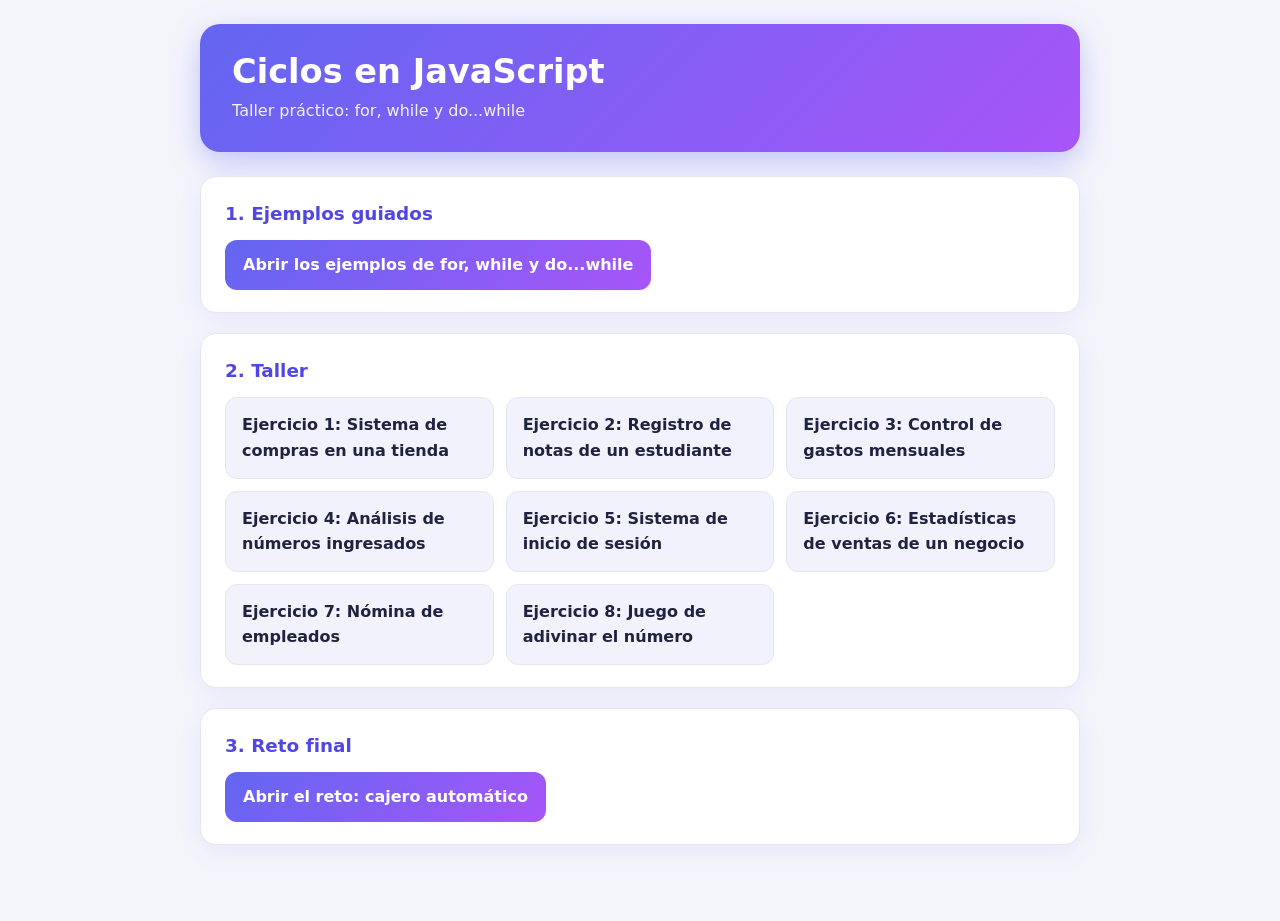
<file: index.html>
<!DOCTYPE html>
<html lang="es">
<head>
  <meta charset="UTF-8">
  <meta name="viewport" content="width=device-width, initial-scale=1.0">
  <title>Ciclos en JavaScript</title>
  <link rel="stylesheet" href="css/style.css">
</head>
<body>
  <header>
    <h1>Ciclos en JavaScript</h1>
    <p>Taller práctico: for, while y do...while</p>
  </header>

  <main>
    <section id="seccionEjemplos">
      <h2>1. Ejemplos guiados</h2>
      <p><a href="ejemplos.html">Abrir los ejemplos de for, while y do...while</a></p>
    </section>

    <section id="seccionTaller">
      <h2>2. Taller</h2>
      <ul>
        <li><a href="ejercicio1.html">Ejercicio 1: Sistema de compras en una tienda</a></li>
        <li><a href="ejercicio2.html">Ejercicio 2: Registro de notas de un estudiante</a></li>
        <li><a href="ejercicio3.html">Ejercicio 3: Control de gastos mensuales</a></li>
        <li><a href="ejercicio4.html">Ejercicio 4: Análisis de números ingresados</a></li>
        <li><a href="ejercicio5.html">Ejercicio 5: Sistema de inicio de sesión</a></li>
        <li><a href="ejercicio6.html">Ejercicio 6: Estadísticas de ventas de un negocio</a></li>
        <li><a href="ejercicio7.html">Ejercicio 7: Nómina de empleados</a></li>
        <li><a href="ejercicio8.html">Ejercicio 8: Juego de adivinar el número</a></li>
      </ul>
    </section>

    <section id="seccionReto">
      <h2>3. Reto final</h2>
      <p><a href="reto.html">Abrir el reto: cajero automático</a></p>
    </section>
  </main>

</body>
</html>
</file>
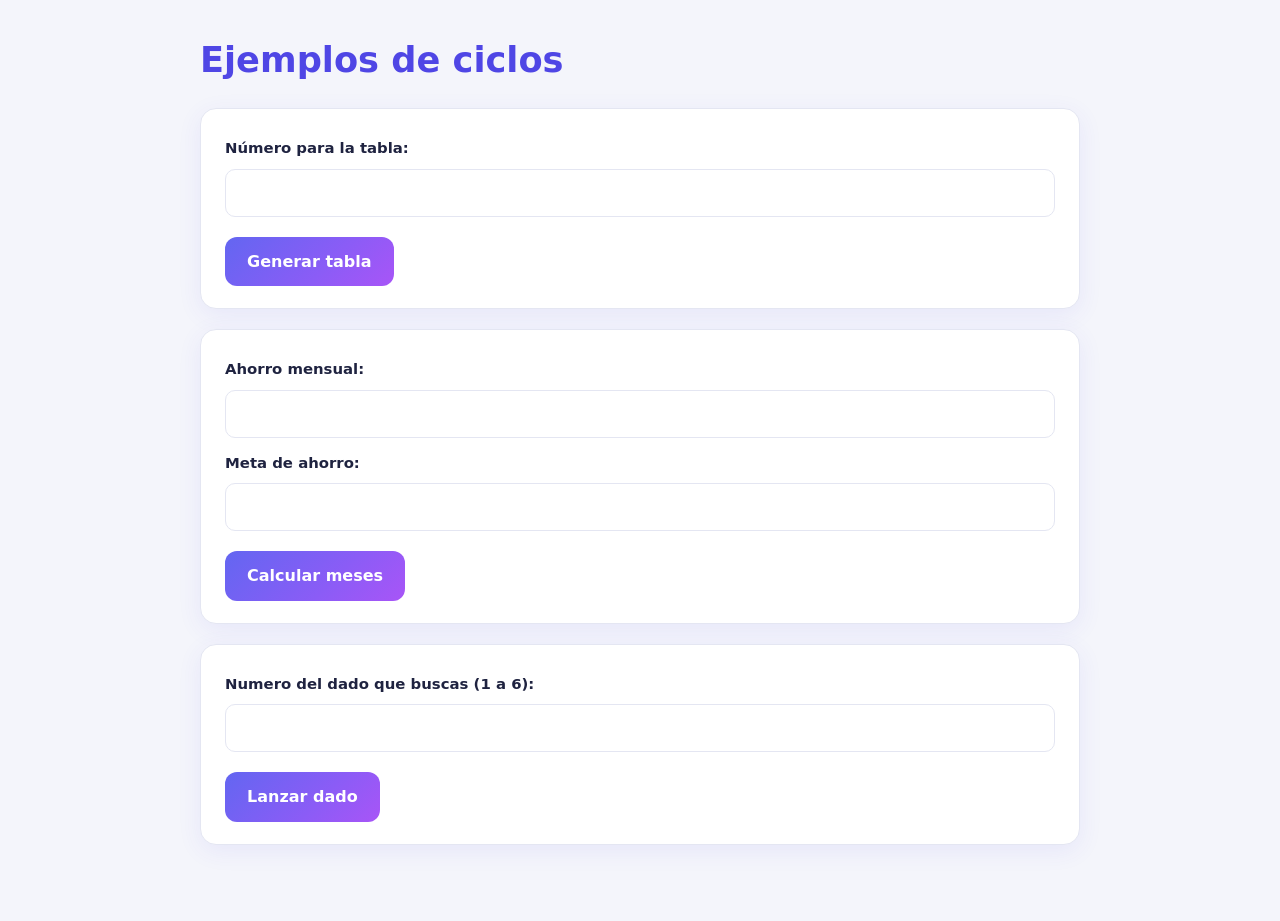
<file: ejemplos.html>
<!DOCTYPE html>
<html lang="es">
<head>
  <meta charset="UTF-8">
  <title>Ejemplos de ciclos</title>
  <link rel="stylesheet" href="css/style.css">
</head>
<body>
  <h1>Ejemplos de ciclos</h1>

  <form id="formTabla">
    <label for="numeroTabla">Número para la tabla:</label>
    <input type="number" id="numeroTabla" step="1" required>
    <button type="submit">Generar tabla</button>
  </form>
  <ul id="listaTabla"></ul>

  <form id="formAhorro">
    <label for="ahorroMensual">Ahorro mensual:</label>
    <input type="number" id="ahorroMensual" step="any" required>
    <label for="meta">Meta de ahorro:</label>
    <input type="number" id="meta" step="any" required>
    <button type="submit">Calcular meses</button>
  </form>
  <p id="resultadoAhorro"></p>

  <form id="formDado">
    <label for="objetivo">Numero del dado que buscas (1 a 6):</label>
    <input type="number" id="objetivo" min="1" max="6" required>
    <button type="submit">Lanzar dado</button>
  </form>
  <p id="resultadoDado"></p>
  <ul id="listaDado"></ul>

  <script src="js/ejemplo-for.js"></script>
  <script src="js/ejemplo-while.js"></script>
  <script src="js/ejemplo-do-while.js"></script>
</body>
</html>
</file>
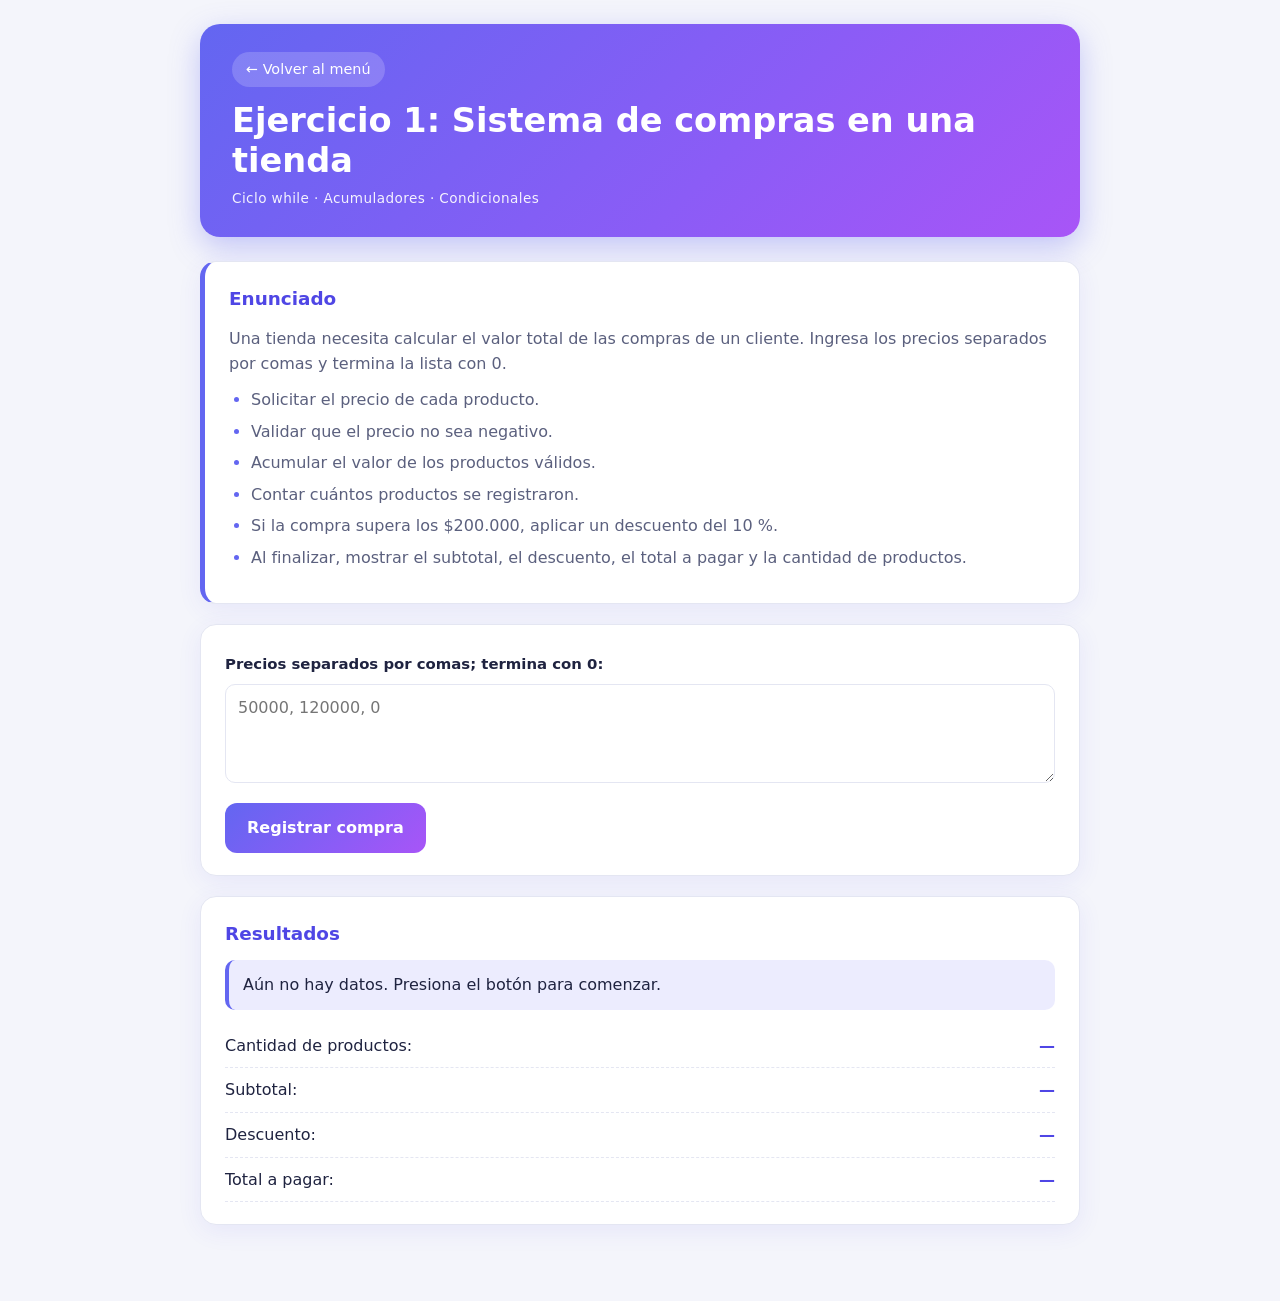
<file: ejercicio1.html>
<!DOCTYPE html>
<html lang="es">
<head>
  <meta charset="UTF-8">
  <meta name="viewport" content="width=device-width, initial-scale=1.0">
  <title>Ejercicio 1 · Sistema de compras en una tienda</title>
  <link rel="stylesheet" href="css/style.css">
</head>
<body>
  <header>
    <a href="index.html">← Volver al menú</a>
    <h1>Ejercicio 1: Sistema de compras en una tienda</h1>
    <p id="etiquetas">Ciclo while · Acumuladores · Condicionales</p>
  </header>

  <main>
    <section id="enunciado">
      <h2>Enunciado</h2>
      <p>Una tienda necesita calcular el valor total de las compras de un cliente. Ingresa los precios separados por comas y termina la lista con 0.</p>
      <ul>
        <li>Solicitar el precio de cada producto.</li>
        <li>Validar que el precio no sea negativo.</li>
        <li>Acumular el valor de los productos válidos.</li>
        <li>Contar cuántos productos se registraron.</li>
        <li>Si la compra supera los $200.000, aplicar un descuento del 10 %.</li>
        <li>Al finalizar, mostrar el subtotal, el descuento, el total a pagar y la cantidad de productos.</li>
      </ul>
    </section>

    <section id="controles">
      <form id="formulario">
        <label for="precios">Precios separados por comas; termina con 0:</label>
        <textarea id="precios" rows="3" placeholder="50000, 120000, 0" required></textarea>
        <button type="submit">Registrar compra</button>
      </form>
    </section>

    <section id="resultado" aria-live="polite">
      <h2>Resultados</h2>
      <p id="mensaje">Aún no hay datos. Presiona el botón para comenzar.</p>
      <p>Cantidad de productos: <strong id="cantidad">—</strong></p>
      <p>Subtotal: <strong id="subtotal">—</strong></p>
      <p>Descuento: <strong id="descuento">—</strong></p>
      <p>Total a pagar: <strong id="total">—</strong></p>
    </section>
  </main>

  <script src="js/ejercicio1.js"></script>
</body>
</html>
</file>
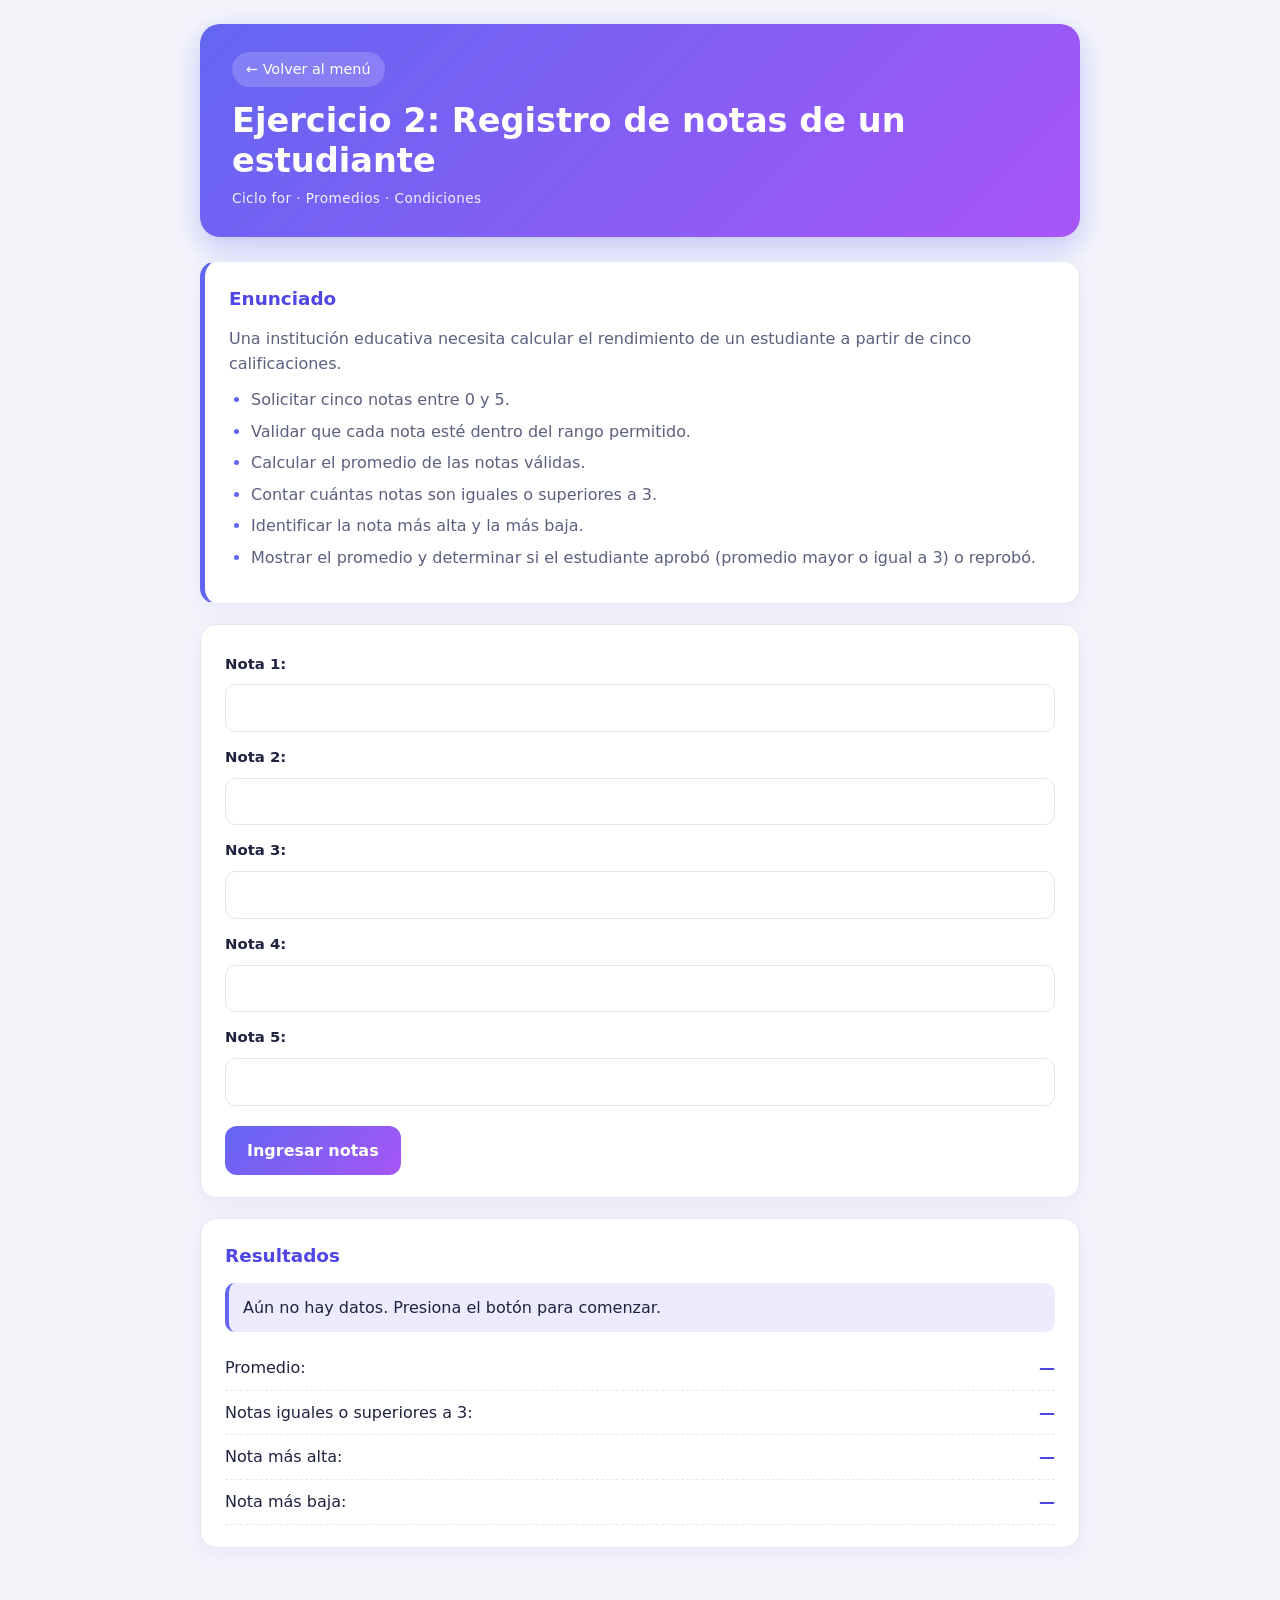
<file: ejercicio2.html>
<!DOCTYPE html>
<html lang="es">
<head>
  <meta charset="UTF-8">
  <meta name="viewport" content="width=device-width, initial-scale=1.0">
  <title>Ejercicio 2 · Registro de notas de un estudiante</title>
  <link rel="stylesheet" href="css/style.css">
</head>
<body>
  <header>
    <a href="index.html">← Volver al menú</a>
    <h1>Ejercicio 2: Registro de notas de un estudiante</h1>
    <p id="etiquetas">Ciclo for · Promedios · Condiciones</p>
  </header>

  <main>
    <section id="enunciado">
      <h2>Enunciado</h2>
      <p>Una institución educativa necesita calcular el rendimiento de un estudiante a partir de cinco calificaciones.</p>
      <ul>
        <li>Solicitar cinco notas entre 0 y 5.</li>
        <li>Validar que cada nota esté dentro del rango permitido.</li>
        <li>Calcular el promedio de las notas válidas.</li>
        <li>Contar cuántas notas son iguales o superiores a 3.</li>
        <li>Identificar la nota más alta y la más baja.</li>
        <li>Mostrar el promedio y determinar si el estudiante aprobó (promedio mayor o igual a 3) o reprobó.</li>
      </ul>
    </section>

    <section id="controles">
      <form id="formulario">
        <label for="nota1">Nota 1:</label>
        <input type="number" id="nota1" step="any" required>
        <label for="nota2">Nota 2:</label>
        <input type="number" id="nota2" step="any" required>
        <label for="nota3">Nota 3:</label>
        <input type="number" id="nota3" step="any" required>
        <label for="nota4">Nota 4:</label>
        <input type="number" id="nota4" step="any" required>
        <label for="nota5">Nota 5:</label>
        <input type="number" id="nota5" step="any" required>
        <button type="submit">Ingresar notas</button>
      </form>
    </section>

    <section id="resultado" aria-live="polite">
      <h2>Resultados</h2>
      <p id="mensaje">Aún no hay datos. Presiona el botón para comenzar.</p>
      <ul id="listaNotas"></ul>
      <p>Promedio: <strong id="promedio">—</strong></p>
      <p>Notas iguales o superiores a 3: <strong id="notasAltas">—</strong></p>
      <p>Nota más alta: <strong id="notaMayor">—</strong></p>
      <p>Nota más baja: <strong id="notaMenor">—</strong></p>
    </section>
  </main>

  <script src="js/ejercicio2.js"></script>
</body>
</html>
</file>
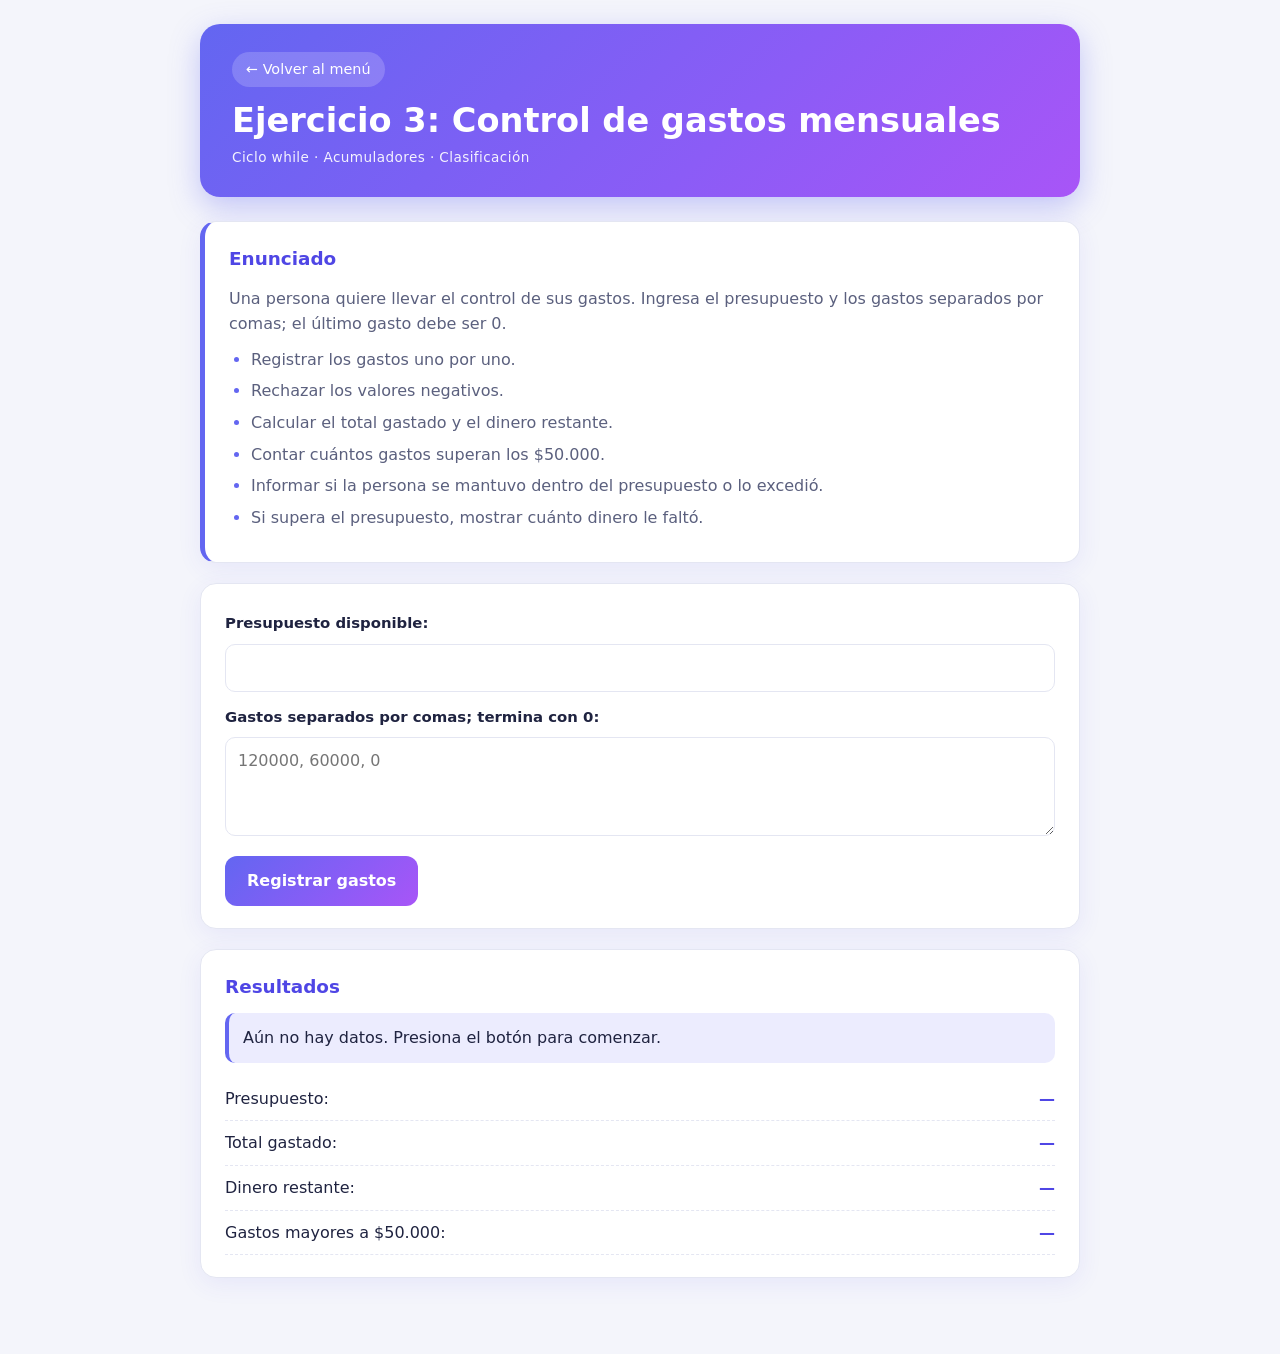
<file: ejercicio3.html>
<!DOCTYPE html>
<html lang="es">
<head>
  <meta charset="UTF-8">
  <meta name="viewport" content="width=device-width, initial-scale=1.0">
  <title>Ejercicio 3 · Control de gastos mensuales</title>
  <link rel="stylesheet" href="css/style.css">
</head>
<body>
  <header>
    <a href="index.html">← Volver al menú</a>
    <h1>Ejercicio 3: Control de gastos mensuales</h1>
    <p id="etiquetas">Ciclo while · Acumuladores · Clasificación</p>
  </header>

  <main>
    <section id="enunciado">
      <h2>Enunciado</h2>
      <p>Una persona quiere llevar el control de sus gastos. Ingresa el presupuesto y los gastos separados por comas; el último gasto debe ser 0.</p>
      <ul>
        <li>Registrar los gastos uno por uno.</li>
        <li>Rechazar los valores negativos.</li>
        <li>Calcular el total gastado y el dinero restante.</li>
        <li>Contar cuántos gastos superan los $50.000.</li>
        <li>Informar si la persona se mantuvo dentro del presupuesto o lo excedió.</li>
        <li>Si supera el presupuesto, mostrar cuánto dinero le faltó.</li>
      </ul>
    </section>

    <section id="controles">
      <form id="formulario">
        <label for="presupuestoEntrada">Presupuesto disponible:</label>
        <input type="number" id="presupuestoEntrada" min="0" step="any" required>
        <label for="gastosEntrada">Gastos separados por comas; termina con 0:</label>
        <textarea id="gastosEntrada" rows="3" placeholder="120000, 60000, 0" required></textarea>
        <button type="submit">Registrar gastos</button>
      </form>
    </section>

    <section id="resultado" aria-live="polite">
      <h2>Resultados</h2>
      <p id="mensaje">Aún no hay datos. Presiona el botón para comenzar.</p>
      <p>Presupuesto: <strong id="presupuesto">—</strong></p>
      <p>Total gastado: <strong id="totalGastado">—</strong></p>
      <p>Dinero restante: <strong id="restante">—</strong></p>
      <p>Gastos mayores a $50.000: <strong id="gastosAltos">—</strong></p>
    </section>
  </main>

  <script src="js/ejercicio3.js"></script>
</body>
</html>
</file>
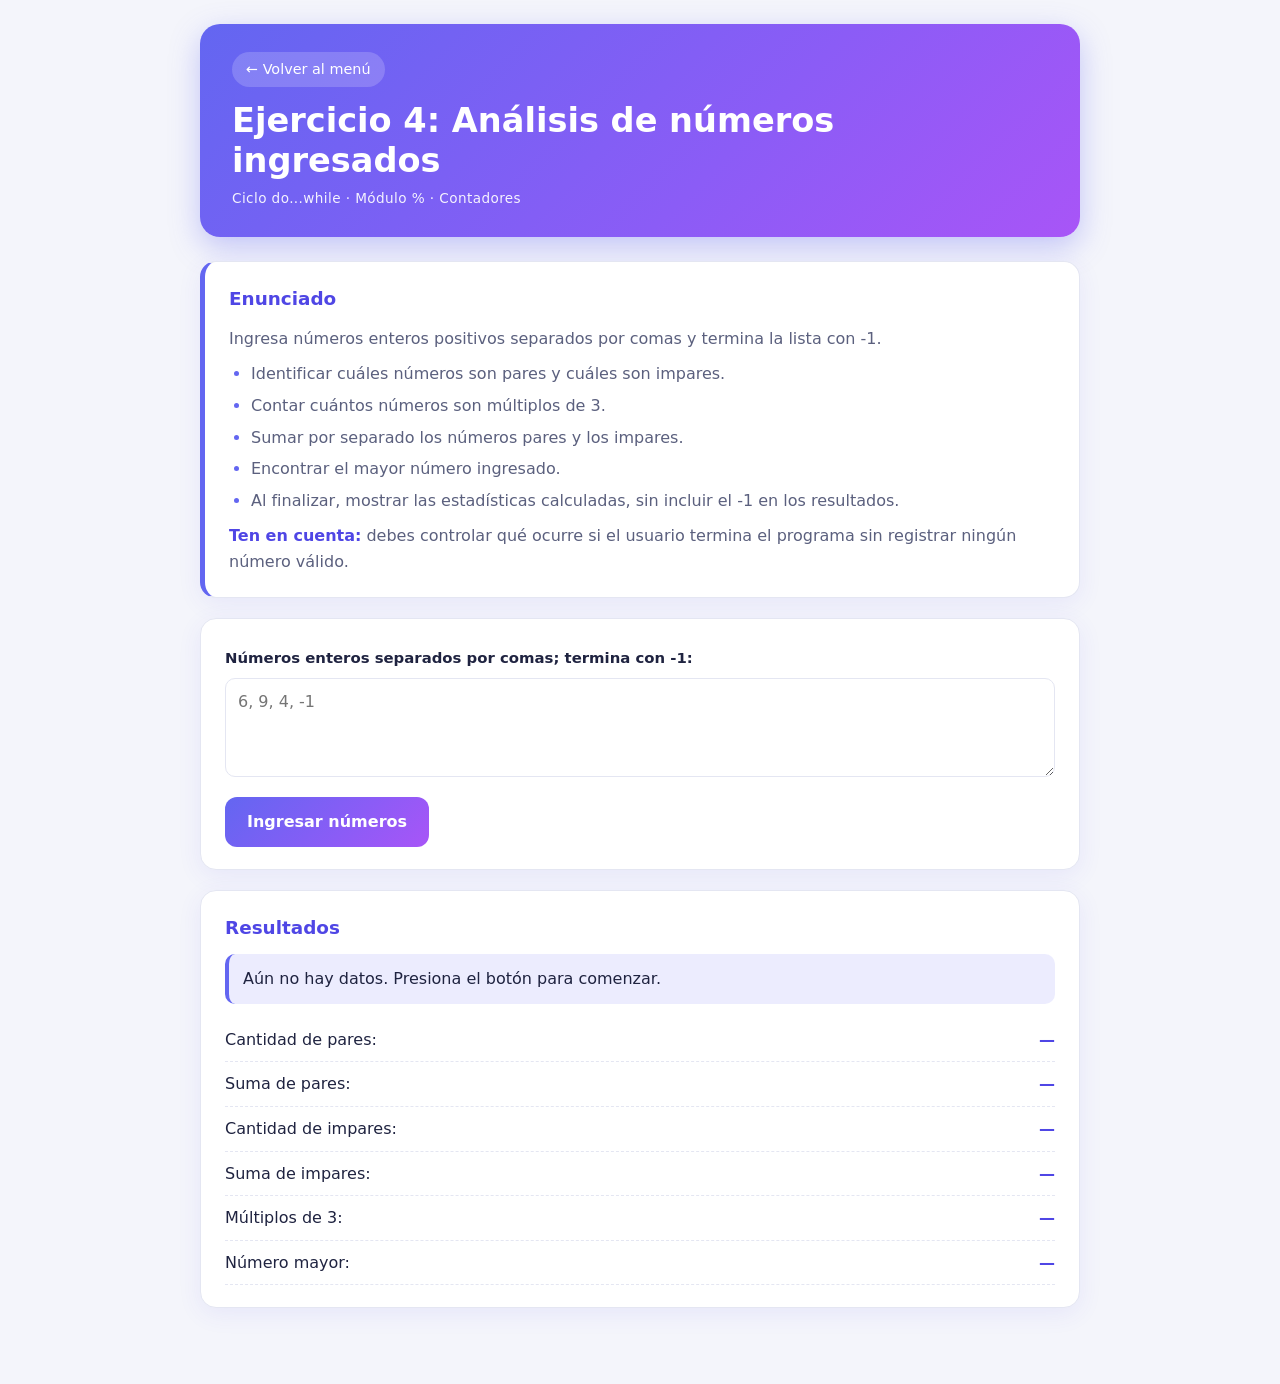
<file: ejercicio4.html>
<!DOCTYPE html>
<html lang="es">
<head>
  <meta charset="UTF-8">
  <meta name="viewport" content="width=device-width, initial-scale=1.0">
  <title>Ejercicio 4 · Análisis de números ingresados</title>
  <link rel="stylesheet" href="css/style.css">
</head>
<body>
  <header>
    <a href="index.html">← Volver al menú</a>
    <h1>Ejercicio 4: Análisis de números ingresados</h1>
    <p id="etiquetas">Ciclo do...while · Módulo % · Contadores</p>
  </header>

  <main>
    <section id="enunciado">
      <h2>Enunciado</h2>
      <p>Ingresa números enteros positivos separados por comas y termina la lista con -1.</p>
      <ul>
        <li>Identificar cuáles números son pares y cuáles son impares.</li>
        <li>Contar cuántos números son múltiplos de 3.</li>
        <li>Sumar por separado los números pares y los impares.</li>
        <li>Encontrar el mayor número ingresado.</li>
        <li>Al finalizar, mostrar las estadísticas calculadas, sin incluir el -1 en los resultados.</li>
      </ul>
      <p><strong>Ten en cuenta:</strong> debes controlar qué ocurre si el usuario termina el programa sin registrar ningún número válido.</p>
    </section>

    <section id="controles">
      <form id="formulario">
        <label for="numerosEntrada">Números enteros separados por comas; termina con -1:</label>
        <textarea id="numerosEntrada" rows="3" placeholder="6, 9, 4, -1" required></textarea>
        <button type="submit">Ingresar números</button>
      </form>
    </section>

    <section id="resultado" aria-live="polite">
      <h2>Resultados</h2>
      <p id="mensaje">Aún no hay datos. Presiona el botón para comenzar.</p>
      <p>Cantidad de pares: <strong id="pares">—</strong></p>
      <p>Suma de pares: <strong id="sumaPares">—</strong></p>
      <p>Cantidad de impares: <strong id="impares">—</strong></p>
      <p>Suma de impares: <strong id="sumaImpares">—</strong></p>
      <p>Múltiplos de 3: <strong id="multiplos3">—</strong></p>
      <p>Número mayor: <strong id="mayor">—</strong></p>
    </section>
  </main>

  <script src="js/ejercicio4.js"></script>
</body>
</html>
</file>
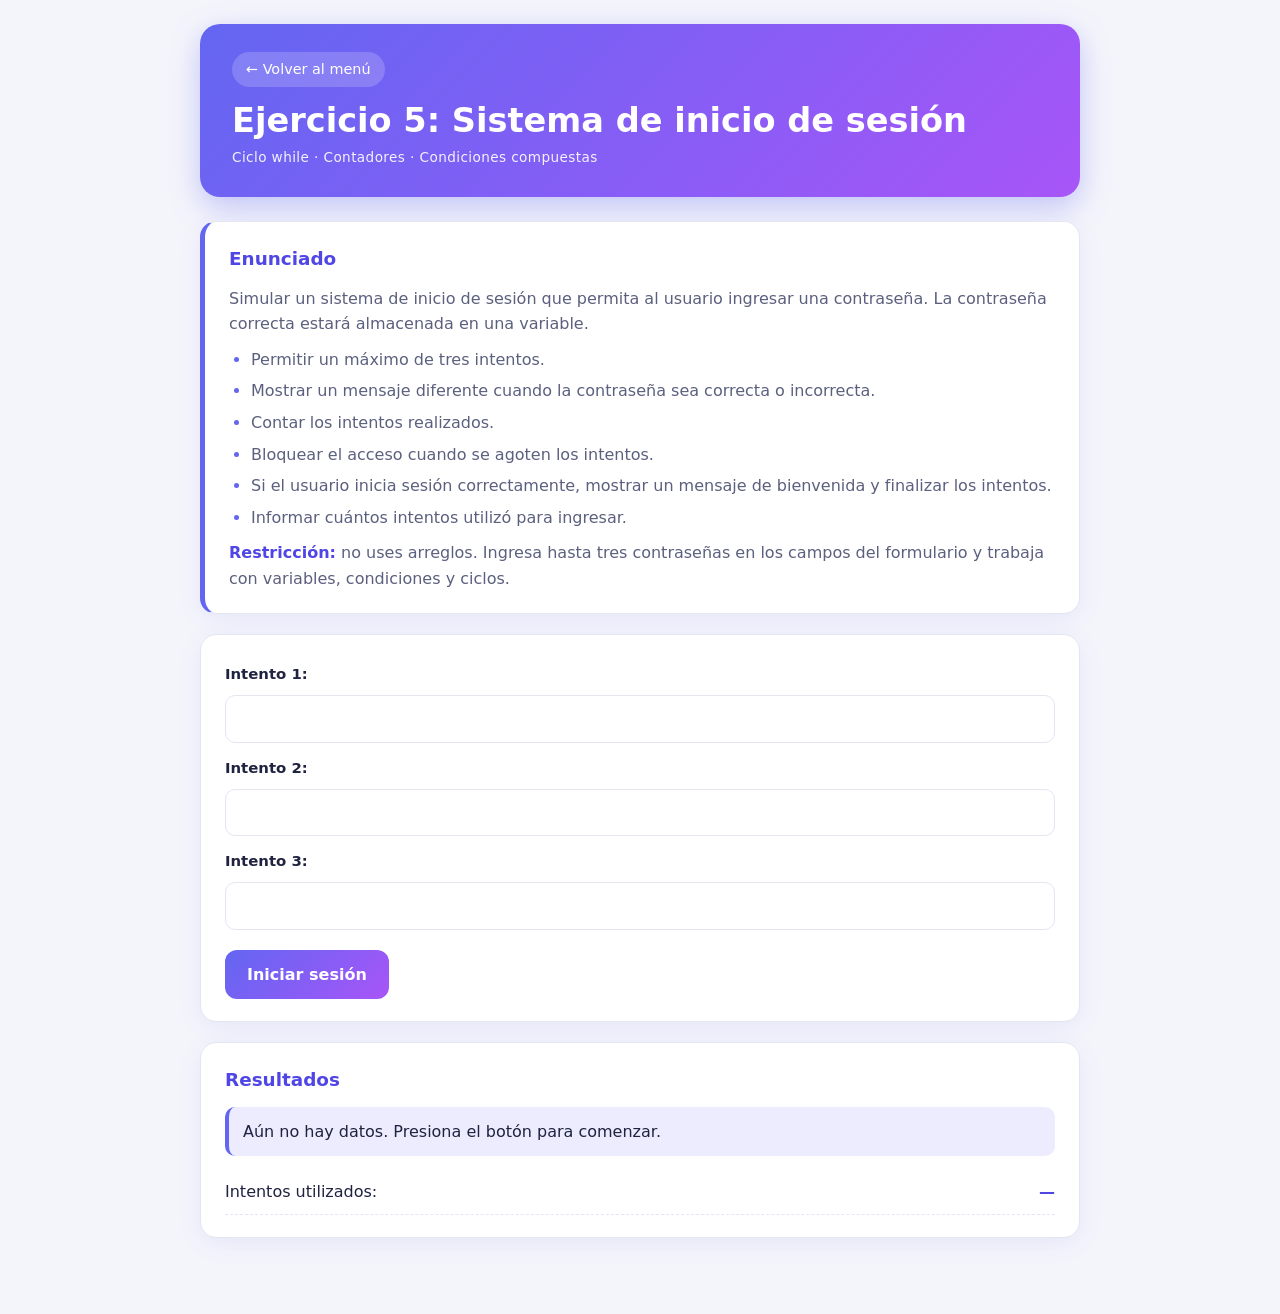
<file: ejercicio5.html>
<!DOCTYPE html>
<html lang="es">
<head>
  <meta charset="UTF-8">
  <meta name="viewport" content="width=device-width, initial-scale=1.0">
  <title>Ejercicio 5 · Sistema de inicio de sesión</title>
  <link rel="stylesheet" href="css/style.css">
</head>
<body>
  <header>
    <a href="index.html">← Volver al menú</a>
    <h1>Ejercicio 5: Sistema de inicio de sesión</h1>
    <p id="etiquetas">Ciclo while · Contadores · Condiciones compuestas</p>
  </header>

  <main>
    <section id="enunciado">
      <h2>Enunciado</h2>
      <p>Simular un sistema de inicio de sesión que permita al usuario ingresar una contraseña. La contraseña correcta estará almacenada en una variable.</p>
      <ul>
        <li>Permitir un máximo de tres intentos.</li>
        <li>Mostrar un mensaje diferente cuando la contraseña sea correcta o incorrecta.</li>
        <li>Contar los intentos realizados.</li>
        <li>Bloquear el acceso cuando se agoten los intentos.</li>
        <li>Si el usuario inicia sesión correctamente, mostrar un mensaje de bienvenida y finalizar los intentos.</li>
        <li>Informar cuántos intentos utilizó para ingresar.</li>
      </ul>
      <p><strong>Restricción:</strong> no uses arreglos. Ingresa hasta tres contraseñas en los campos del formulario y trabaja con variables, condiciones y ciclos.</p>
    </section>

    <section id="controles">
      <form id="formulario">
        <label for="contrasena1">Intento 1:</label>
        <input type="password" id="contrasena1" required>
        <label for="contrasena2">Intento 2:</label>
        <input type="password" id="contrasena2">
        <label for="contrasena3">Intento 3:</label>
        <input type="password" id="contrasena3">
        <button type="submit">Iniciar sesión</button>
      </form>
    </section>

    <section id="resultado" aria-live="polite">
      <h2>Resultados</h2>
      <p id="mensaje">Aún no hay datos. Presiona el botón para comenzar.</p>
      <ul id="registro"></ul>
      <p>Intentos utilizados: <strong id="intentos">—</strong></p>
    </section>
  </main>

  <script src="js/ejercicio5.js"></script>
</body>
</html>
</file>
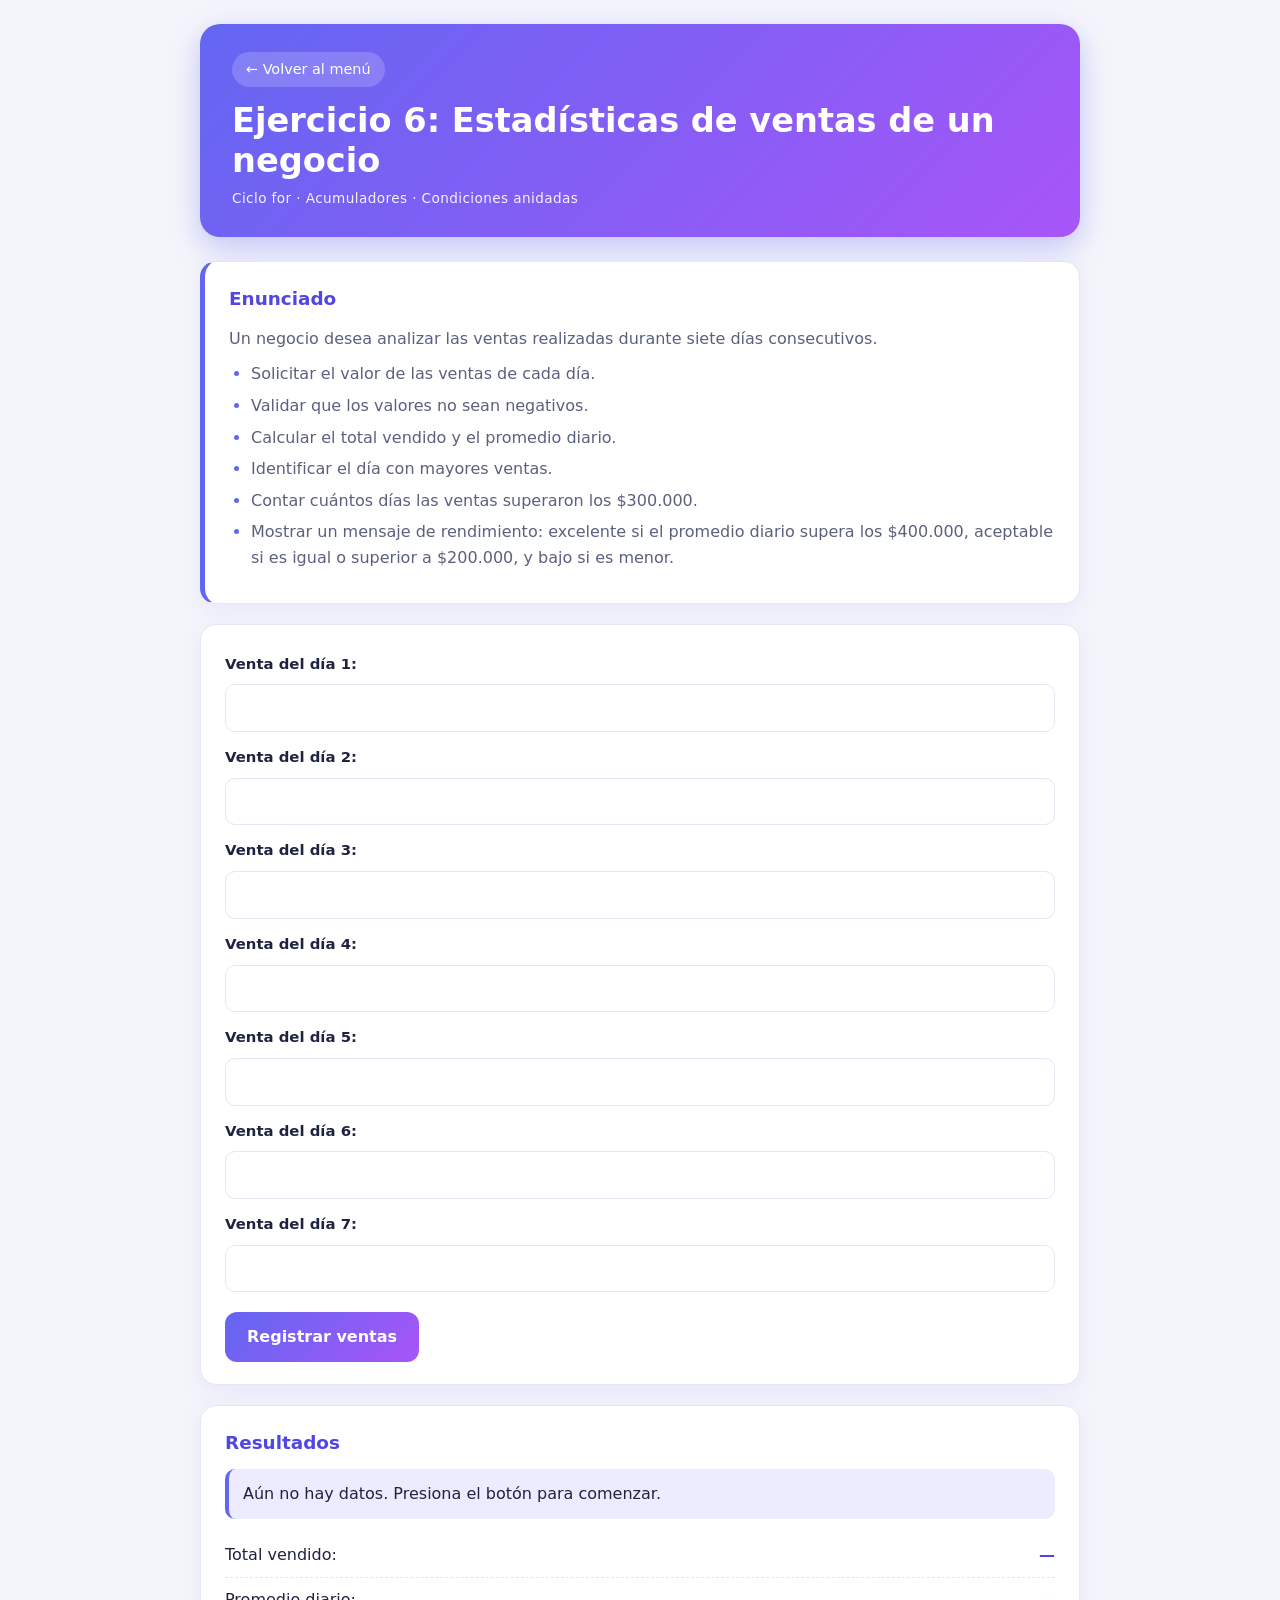
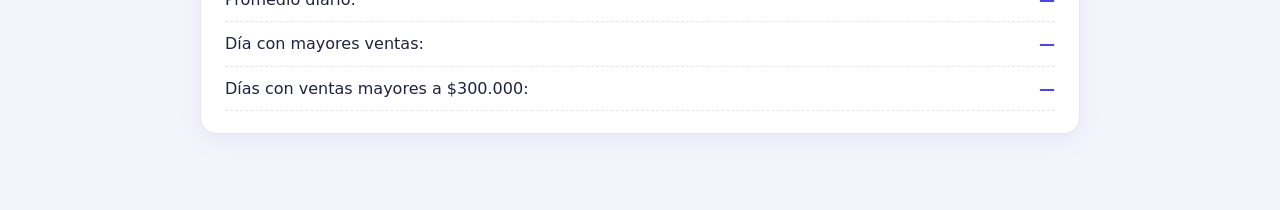
<file: ejercicio6.html>
<!DOCTYPE html>
<html lang="es">
<head>
  <meta charset="UTF-8">
  <meta name="viewport" content="width=device-width, initial-scale=1.0">
  <title>Ejercicio 6 · Estadísticas de ventas de un negocio</title>
  <link rel="stylesheet" href="css/style.css">
</head>
<body>
  <header>
    <a href="index.html">← Volver al menú</a>
    <h1>Ejercicio 6: Estadísticas de ventas de un negocio</h1>
    <p id="etiquetas">Ciclo for · Acumuladores · Condiciones anidadas</p>
  </header>

  <main>
    <section id="enunciado">
      <h2>Enunciado</h2>
      <p>Un negocio desea analizar las ventas realizadas durante siete días consecutivos.</p>
      <ul>
        <li>Solicitar el valor de las ventas de cada día.</li>
        <li>Validar que los valores no sean negativos.</li>
        <li>Calcular el total vendido y el promedio diario.</li>
        <li>Identificar el día con mayores ventas.</li>
        <li>Contar cuántos días las ventas superaron los $300.000.</li>
        <li>Mostrar un mensaje de rendimiento: excelente si el promedio diario supera los $400.000, aceptable si es igual o superior a $200.000, y bajo si es menor.</li>
      </ul>
    </section>

    <section id="controles">
      <form id="formulario">
        <label for="venta1">Venta del día 1:</label>
        <input type="number" id="venta1" step="any" required>
        <label for="venta2">Venta del día 2:</label>
        <input type="number" id="venta2" step="any" required>
        <label for="venta3">Venta del día 3:</label>
        <input type="number" id="venta3" step="any" required>
        <label for="venta4">Venta del día 4:</label>
        <input type="number" id="venta4" step="any" required>
        <label for="venta5">Venta del día 5:</label>
        <input type="number" id="venta5" step="any" required>
        <label for="venta6">Venta del día 6:</label>
        <input type="number" id="venta6" step="any" required>
        <label for="venta7">Venta del día 7:</label>
        <input type="number" id="venta7" step="any" required>
        <button type="submit">Registrar ventas</button>
      </form>
    </section>

    <section id="resultado" aria-live="polite">
      <h2>Resultados</h2>
      <p id="mensaje">Aún no hay datos. Presiona el botón para comenzar.</p>
      <ul id="detalleDias"></ul>
      <p>Total vendido: <strong id="totalVendido">—</strong></p>
      <p>Promedio diario: <strong id="promedio">—</strong></p>
      <p>Día con mayores ventas: <strong id="mejorDia">—</strong></p>
      <p>Días con ventas mayores a $300.000: <strong id="diasAltos">—</strong></p>
    </section>
  </main>

  <script src="js/ejercicio6.js"></script>
</body>
</html>
</file>
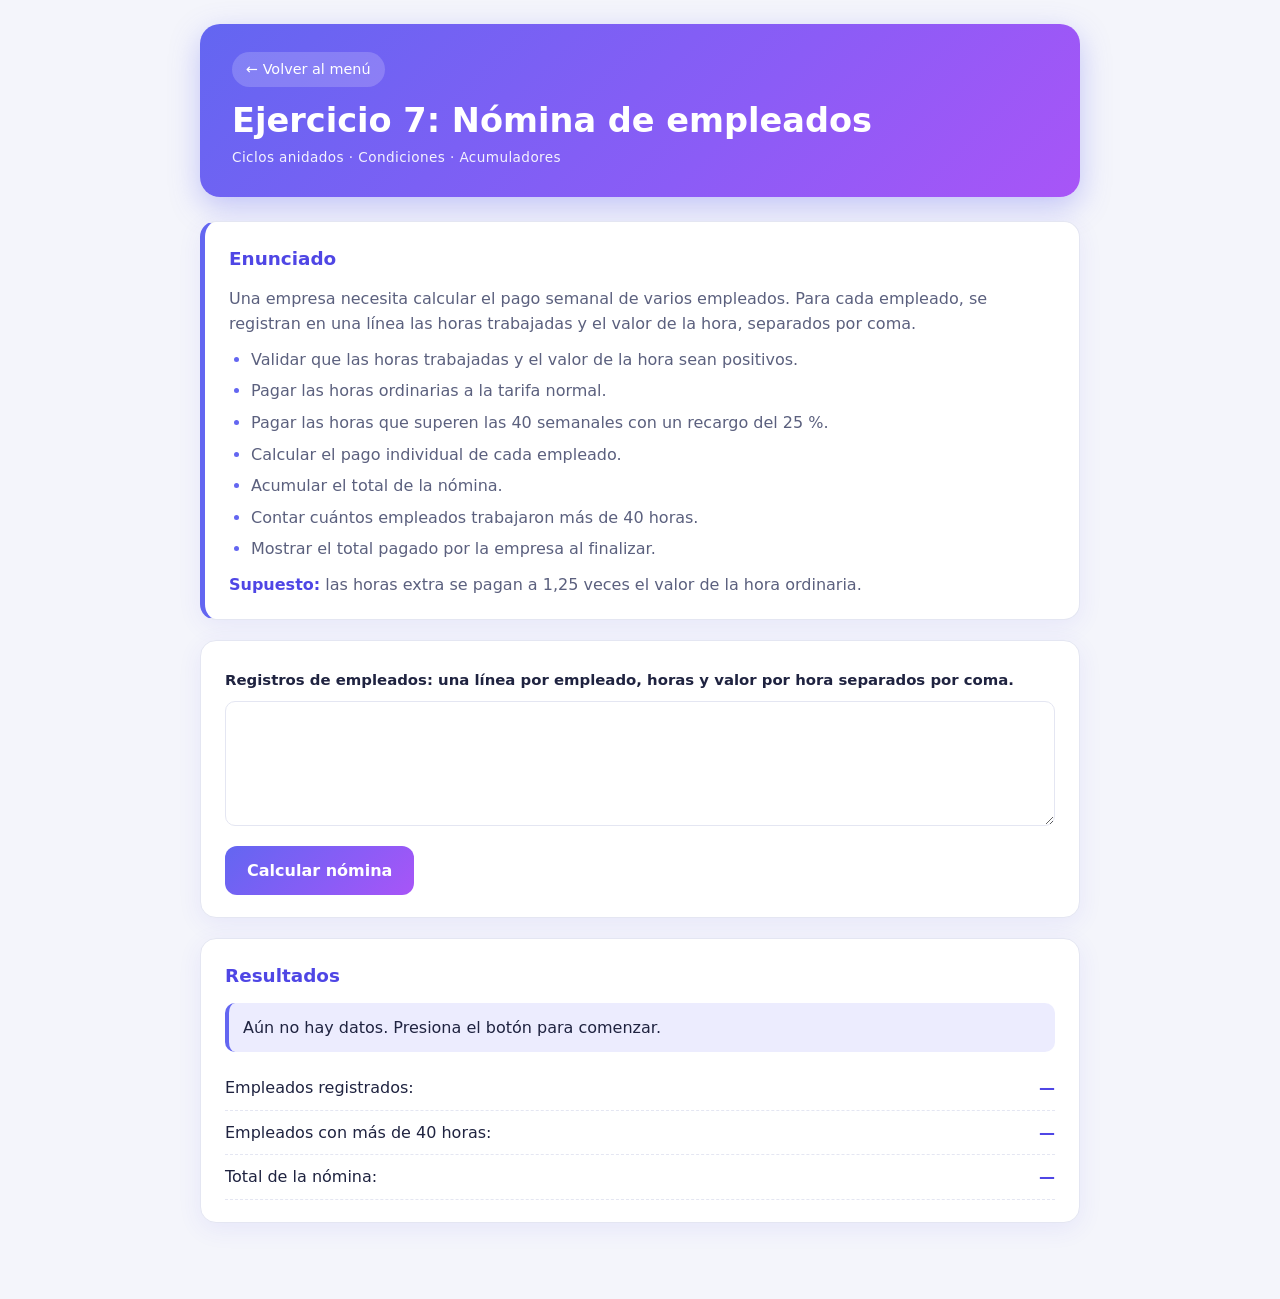
<file: ejercicio7.html>
<!DOCTYPE html>
<html lang="es">
<head>
  <meta charset="UTF-8">
  <meta name="viewport" content="width=device-width, initial-scale=1.0">
  <title>Ejercicio 7 · Nómina de empleados</title>
  <link rel="stylesheet" href="css/style.css">
</head>
<body>
  <header>
    <a href="index.html">← Volver al menú</a>
    <h1>Ejercicio 7: Nómina de empleados</h1>
    <p id="etiquetas">Ciclos anidados · Condiciones · Acumuladores</p>
  </header>

  <main>
    <section id="enunciado">
      <h2>Enunciado</h2>
      <p>Una empresa necesita calcular el pago semanal de varios empleados. Para cada empleado, se registran en una línea las horas trabajadas y el valor de la hora, separados por coma.</p>
      <ul>
        <li>Validar que las horas trabajadas y el valor de la hora sean positivos.</li>
        <li>Pagar las horas ordinarias a la tarifa normal.</li>
        <li>Pagar las horas que superen las 40 semanales con un recargo del 25 %.</li>
        <li>Calcular el pago individual de cada empleado.</li>
        <li>Acumular el total de la nómina.</li>
        <li>Contar cuántos empleados trabajaron más de 40 horas.</li>
        <li>Mostrar el total pagado por la empresa al finalizar.</li>
      </ul>
      <p><strong>Supuesto:</strong> las horas extra se pagan a 1,25 veces el valor de la hora ordinaria.</p>
    </section>

    <section id="controles">
      <form id="formulario">
        <label for="empleadosEntrada">Registros de empleados: una línea por empleado, horas y valor por hora separados por coma.</label>
        <textarea id="empleadosEntrada" rows="4" required></textarea>
        <button type="submit">Calcular nómina</button>
      </form>
    </section>

    <section id="resultado" aria-live="polite">
      <h2>Resultados</h2>
      <p id="mensaje">Aún no hay datos. Presiona el botón para comenzar.</p>
      <ul id="detalleEmpleados"></ul>
      <p>Empleados registrados: <strong id="cantidadEmpleados">—</strong></p>
      <p>Empleados con más de 40 horas: <strong id="conExtras">—</strong></p>
      <p>Total de la nómina: <strong id="totalNomina">—</strong></p>
    </section>
  </main>

  <script src="js/ejercicio7.js"></script>
</body>
</html>
</file>
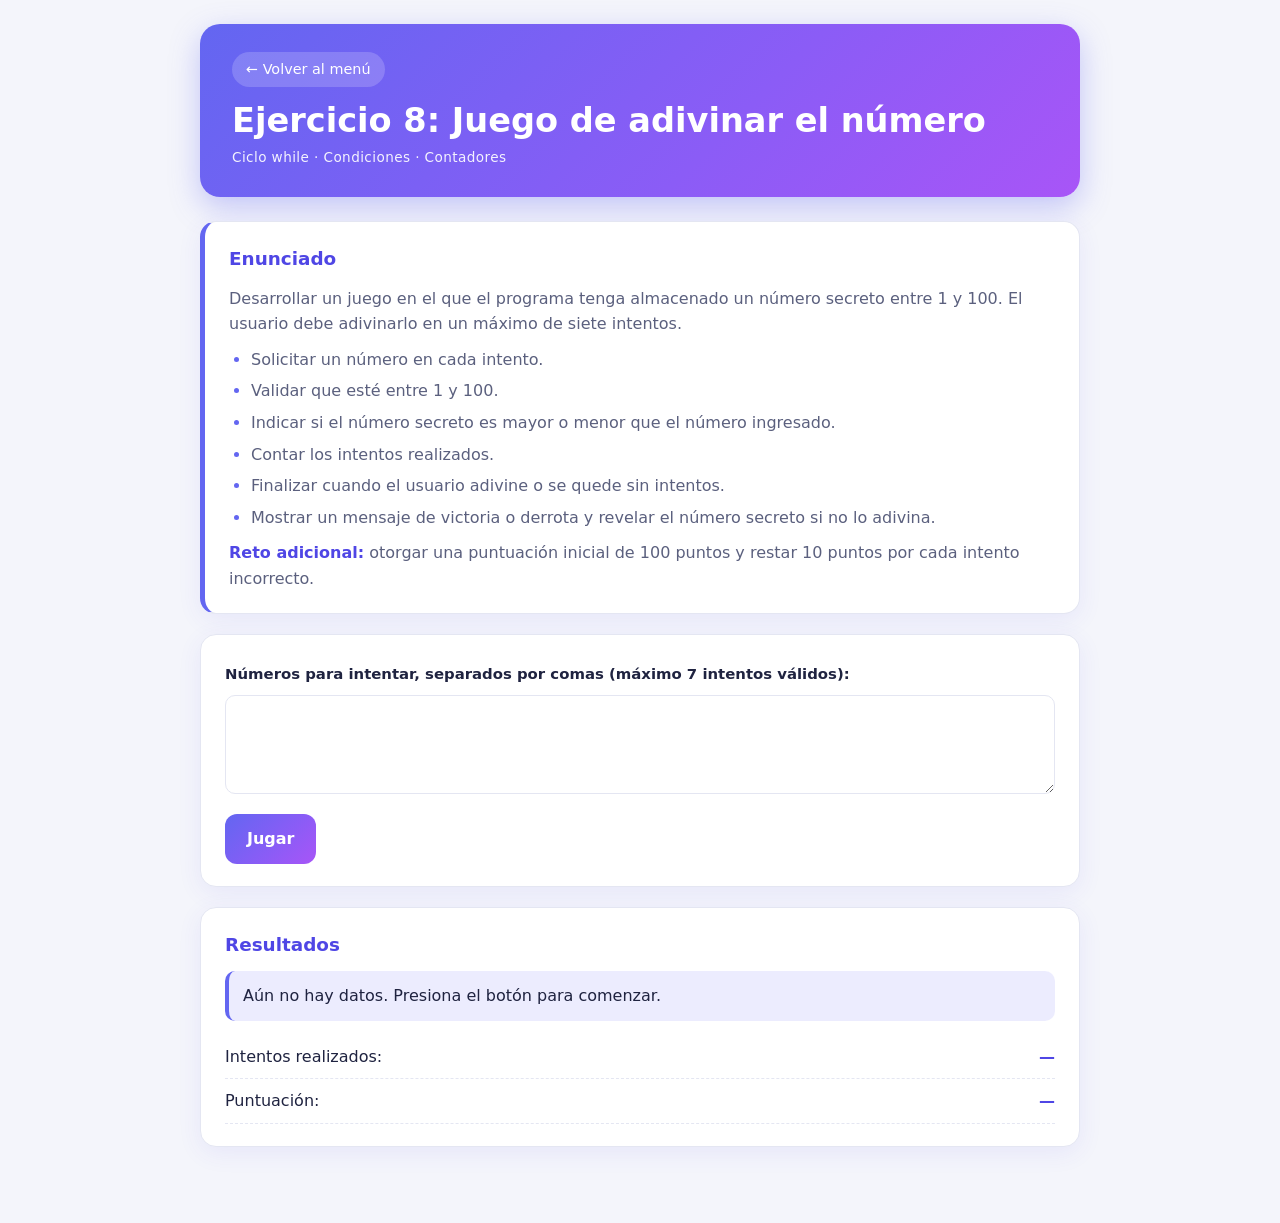
<file: ejercicio8.html>
<!DOCTYPE html>
<html lang="es">
<head>
  <meta charset="UTF-8">
  <meta name="viewport" content="width=device-width, initial-scale=1.0">
  <title>Ejercicio 8 · Juego de adivinar el número</title>
  <link rel="stylesheet" href="css/style.css">
</head>
<body>
  <header>
    <a href="index.html">← Volver al menú</a>
    <h1>Ejercicio 8: Juego de adivinar el número</h1>
    <p id="etiquetas">Ciclo while · Condiciones · Contadores</p>
  </header>

  <main>
    <section id="enunciado">
      <h2>Enunciado</h2>
      <p>Desarrollar un juego en el que el programa tenga almacenado un número secreto entre 1 y 100. El usuario debe adivinarlo en un máximo de siete intentos.</p>
      <ul>
        <li>Solicitar un número en cada intento.</li>
        <li>Validar que esté entre 1 y 100.</li>
        <li>Indicar si el número secreto es mayor o menor que el número ingresado.</li>
        <li>Contar los intentos realizados.</li>
        <li>Finalizar cuando el usuario adivine o se quede sin intentos.</li>
        <li>Mostrar un mensaje de victoria o derrota y revelar el número secreto si no lo adivina.</li>
      </ul>
      <p><strong>Reto adicional:</strong> otorgar una puntuación inicial de 100 puntos y restar 10 puntos por cada intento incorrecto.</p>
    </section>

    <section id="controles">
      <form id="formulario">
        <label for="intentosEntrada">Números para intentar, separados por comas (máximo 7 intentos válidos):</label>
        <textarea id="intentosEntrada" rows="3" required></textarea>
        <button type="submit">Jugar</button>
      </form>
    </section>

    <section id="resultado" aria-live="polite">
      <h2>Resultados</h2>
      <p id="mensaje">Aún no hay datos. Presiona el botón para comenzar.</p>
      <ul id="registro"></ul>
      <p>Intentos realizados: <strong id="intentos">—</strong></p>
      <p>Puntuación: <strong id="puntos">—</strong></p>
    </section>
  </main>

  <script src="js/ejercicio8.js"></script>
</body>
</html>
</file>
<file: css/style.css>
:root {
  --bg: #f4f5fb;
  --card: #ffffff;
  --border: #e4e6f2;
  --text: #1f2340;
  --muted: #5b607e;
  --soft: #f1f2fb;
  --input: #ffffff;
  --accent: #6366f1;
  --accent-strong: #4f46e5;
  --accent-soft: rgba(99, 102, 241, 0.12);
  --grad: linear-gradient(135deg, #6366f1 0%, #8b5cf6 60%, #a855f7 100%);
  --shadow: 0 6px 24px rgba(79, 70, 229, 0.08);
}

@media (prefers-color-scheme: dark) {
  :root {
    --bg: #0f1020;
    --card: #181a30;
    --border: #2b2e4d;
    --text: #e8e9f6;
    --muted: #a2a6c8;
    --soft: #20233f;
    --input: #12142a;
    --accent: #818cf8;
    --accent-strong: #a5b4fc;
    --accent-soft: rgba(129, 140, 248, 0.16);
    --shadow: 0 6px 24px rgba(0, 0, 0, 0.35);
  }
}

* {
  box-sizing: border-box;
}

body {
  margin: 0 auto;
  max-width: 920px;
  padding: 24px 20px 56px;
  background: var(--bg);
  color: var(--text);
  font-family: "Segoe UI", system-ui, -apple-system, Roboto, "Helvetica Neue", Arial, sans-serif;
  line-height: 1.6;
}

header {
  margin-bottom: 24px;
  padding: 28px 32px;
  border-radius: 20px;
  background: var(--grad);
  color: #ffffff;
  box-shadow: 0 10px 30px rgba(99, 102, 241, 0.35);
}

header h1 {
  margin: 0 0 6px;
  font-size: clamp(1.5rem, 4vw, 2.1rem);
  line-height: 1.2;
}

header p {
  margin: 0;
  opacity: 0.92;
}

header a {
  display: inline-block;
  margin-bottom: 14px;
  padding: 6px 14px;
  border-radius: 999px;
  background: rgba(255, 255, 255, 0.18);
  color: #ffffff;
  font-size: 0.9rem;
  text-decoration: none;
  transition: background 0.2s;
}

header a:hover {
  background: rgba(255, 255, 255, 0.32);
}

#etiquetas {
  margin-top: 4px;
  font-size: 0.85rem;
  letter-spacing: 0.03em;
}

body > h1 {
  margin: 8px 0 20px;
  color: var(--accent-strong);
  font-size: clamp(1.6rem, 4vw, 2.2rem);
}

h2 {
  margin: 0 0 12px;
  color: var(--accent-strong);
  font-size: 1.15rem;
}

section,
body > form {
  margin-bottom: 20px;
  padding: 22px 24px;
  border: 1px solid var(--border);
  border-radius: 16px;
  background: var(--card);
  box-shadow: var(--shadow);
}

section p {
  margin: 0 0 10px;
}

section p:last-child {
  margin-bottom: 0;
}

main ul {
  margin: 10px 0;
  padding-left: 22px;
}

main li {
  margin: 6px 0;
}

main li::marker {
  color: var(--accent);
}

#enunciado {
  border-left: 5px solid var(--accent);
}

#enunciado p {
  color: var(--muted);
}

#enunciado li {
  color: var(--muted);
}

code {
  padding: 2px 6px;
  border-radius: 6px;
  background: var(--soft);
  color: var(--accent-strong);
  font-family: Consolas, "Courier New", monospace;
  font-size: 0.92em;
}

a {
  color: var(--accent-strong);
}

#seccionTaller ul {
  display: grid;
  grid-template-columns: repeat(auto-fill, minmax(260px, 1fr));
  gap: 12px;
  margin: 0;
  padding: 0;
  list-style: none;
}

#seccionTaller li {
  margin: 0;
}

#seccionTaller a {
  display: block;
  height: 100%;
  padding: 14px 16px;
  border: 1px solid var(--border);
  border-radius: 12px;
  background: var(--soft);
  color: var(--text);
  font-weight: 600;
  text-decoration: none;
  transition: transform 0.15s, border-color 0.15s, box-shadow 0.15s;
}

#seccionTaller a:hover {
  border-color: var(--accent);
  box-shadow: var(--shadow);
  transform: translateY(-2px);
}

#seccionEjemplos a,
#seccionReto a {
  display: inline-block;
  padding: 12px 18px;
  border-radius: 12px;
  background: var(--grad);
  color: #ffffff;
  font-weight: 700;
  text-decoration: none;
  transition: transform 0.15s, box-shadow 0.15s;
}

#seccionEjemplos a:hover,
#seccionReto a:hover {
  box-shadow: 0 8px 20px rgba(99, 102, 241, 0.4);
  transform: translateY(-2px);
}

form {
  display: grid;
  gap: 8px;
}

label {
  margin-top: 6px;
  color: var(--text);
  font-size: 0.93rem;
  font-weight: 600;
}

input,
textarea {
  width: 100%;
  padding: 10px 12px;
  border: 1.5px solid var(--border);
  border-radius: 10px;
  background: var(--input);
  color: var(--text);
  font: inherit;
  transition: border-color 0.15s, box-shadow 0.15s;
}

textarea {
  resize: vertical;
}

input:focus,
textarea:focus {
  border-color: var(--accent);
  outline: none;
  box-shadow: 0 0 0 4px var(--accent-soft);
}

button {
  justify-self: start;
  margin-top: 12px;
  padding: 12px 22px;
  border: none;
  border-radius: 12px;
  background: var(--grad);
  color: #ffffff;
  font: inherit;
  font-weight: 700;
  cursor: pointer;
  transition: transform 0.15s, box-shadow 0.15s;
}

button:hover {
  box-shadow: 0 8px 20px rgba(99, 102, 241, 0.4);
  transform: translateY(-2px);
}

button:active {
  transform: translateY(0);
}

#mensaje,
#resultadoAhorro,
#resultadoDado {
  margin: 0 0 14px;
  padding: 12px 14px;
  border-left: 4px solid var(--accent);
  border-radius: 10px;
  background: var(--accent-soft);
}

#resultadoAhorro,
#resultadoDado {
  margin: -8px 0 20px;
}

#resultadoAhorro:empty,
#resultadoDado:empty {
  display: none;
}

ul[id] {
  margin: 10px 0 16px;
  padding: 0;
  list-style: none;
}

ul[id]:empty {
  display: none;
}

ul[id] li {
  margin: 6px 0;
  padding: 9px 14px;
  border-left: 3px solid var(--accent);
  border-radius: 10px;
  background: var(--soft);
}

body > ul[id] {
  margin: -8px 0 20px;
}

#resultado p:not(#mensaje) {
  display: flex;
  justify-content: space-between;
  gap: 16px;
  margin: 0;
  padding: 9px 0;
  border-bottom: 1px dashed var(--border);
}

#resultado p:last-child {
  border-bottom: none;
}

strong {
  color: var(--accent-strong);
  font-variant-numeric: tabular-nums;
  text-align: right;
}

@media (max-width: 600px) {
  body {
    padding: 14px 12px 40px;
  }

  header {
    padding: 22px 20px;
    border-radius: 16px;
  }

  section,
  body > form {
    padding: 18px 16px;
  }

  button {
    justify-self: stretch;
  }

  #resultado p:not(#mensaje) {
    flex-direction: column;
    gap: 2px;
  }

  strong {
    text-align: left;
  }
}
</file>
